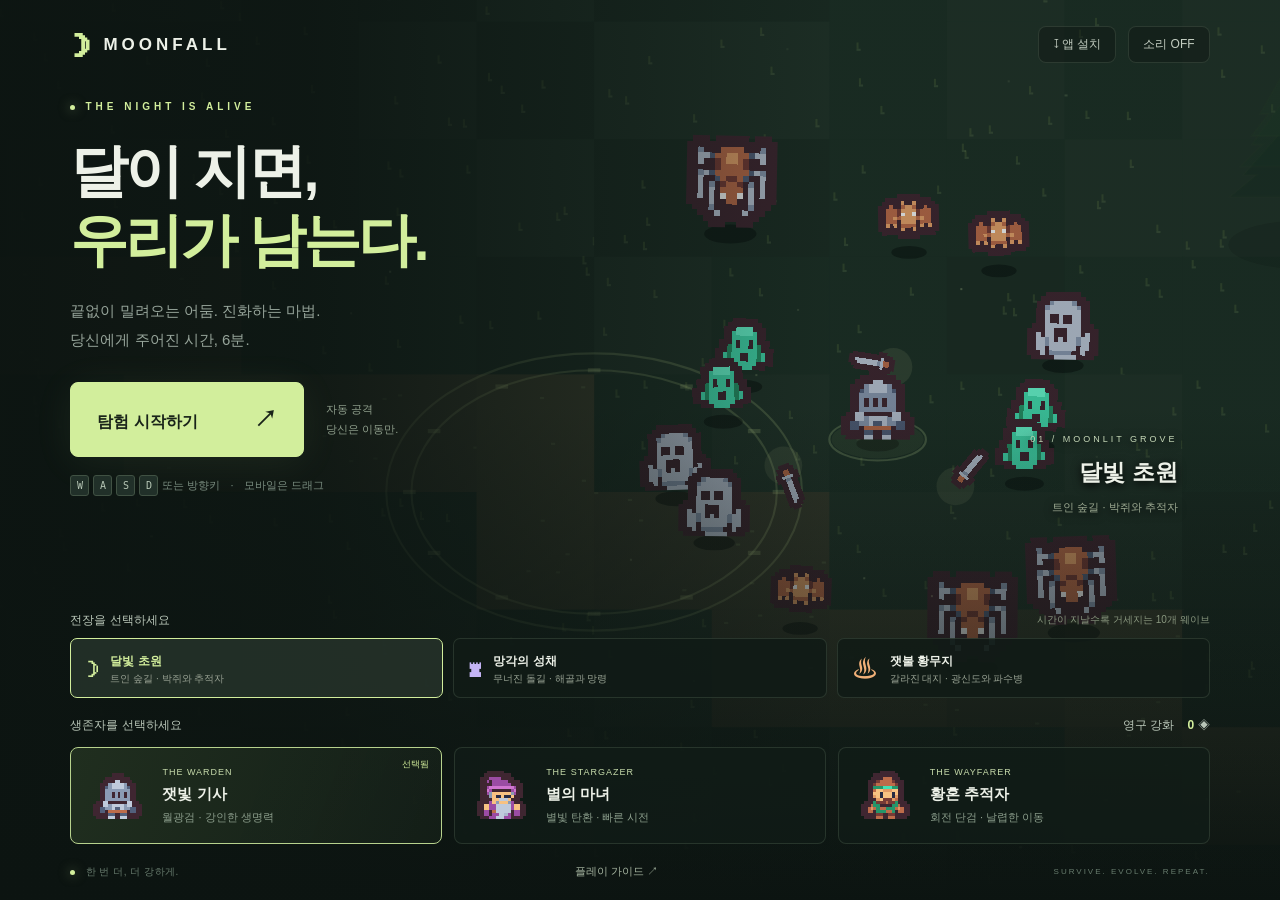
<file: index.html>
<!doctype html>
<html lang="ko"><head><meta charset="utf-8"><meta name="viewport" content="width=device-width,initial-scale=1,viewport-fit=cover"><meta name="theme-color" content="#101914"><meta name="description" content="달이 지기 전까지 살아남아라. 자동 전투와 무기 진화가 있는 무료 서바이벌 게임."><meta name="apple-mobile-web-app-capable" content="yes"><meta name="apple-mobile-web-app-status-bar-style" content="black-translucent"><link rel="manifest" href="./manifest.webmanifest"><link rel="icon" href="./assets/icon-192.png"><link rel="apple-touch-icon" href="./assets/icon-192.png"><link rel="stylesheet" href="./style.css"><title>MOONFALL · 달빛의 생존자</title></head>
<body>
<canvas id="world" aria-label="몬스터가 몰려오는 달빛 숲 전장"></canvas><div class="vignette"></div>
<main id="home" class="screen home">
 <header><a class="brand" href="./" aria-label="Moonfall 처음으로"><span class="sigil">☽</span> MOONFALL</a><div class="header-actions"><button class="quiet" id="install">↧ <span>앱 설치</span></button><button class="quiet sound" aria-label="소리 켜기">소리 OFF</button></div></header>
 <section class="intro"><div class="eyebrow"><i></i> THE NIGHT IS ALIVE</div><h1>달이 지면,<br><em>우리가 남는다.</em></h1><p>끝없이 밀려오는 어둠. 진화하는 마법.<br>당신에게 주어진 시간, 6분.</p><div class="playline"><button id="start" class="primary">숲으로 들어가기 <span>↗</span></button><span class="tag">자동 공격<br>당신은 이동만.</span></div><div class="controls-note"><kbd>W</kbd><kbd>A</kbd><kbd>S</kbd><kbd>D</kbd> 또는 방향키 <span>·</span> 모바일은 드래그</div></section>
 <div class="scene-caption"><span>01 / THE FORGOTTEN GROVE</span><strong>잊힌 자들의 숲</strong><small>달빛이 닿지 않는 곳에서, 사냥이 시작된다.</small></div>
 <section class="bottom-panel"><div class="section-head stage-heading"><span>전장을 선택하세요</span><small>시간이 지날수록 거세지는 10개 웨이브</small></div><div id="stages" class="stages"></div><div class="section-head"><span>생존자를 선택하세요</span><button id="growth" class="text-button">영구 강화 <b id="coins">0</b> ◈</button></div><div id="heroes" class="heroes"></div><footer><span><i></i> 한 번 더, 더 강하게.</span><button id="guide">플레이 가이드 ↗</button><span class="desktop-only">SURVIVE. EVOLVE. REPEAT.</span></footer></section>
</main>
<div id="hud" hidden><div class="xp-track"><div id="xp"></div></div><div class="hud-top"><div class="vitals"><span id="heroName"></span><div class="health-track"><div id="health"></div><small id="healthText"></small></div><span id="level"></span></div><div class="clock"><strong id="timer">00:00</strong><span> / 06:00</span><small id="wave">숲이 깨어납니다</small></div><div class="hud-actions"><span id="kills">0 처치</span><button id="pause" aria-label="일시정지">Ⅱ</button></div></div><div id="boss" hidden><span id="bossName"></span><div><i id="bossHealth"></i></div></div><div class="hud-bottom"><div id="weapons"></div><span id="runCoins">◈ 0</span></div><div class="view-controls" role="group" aria-label="시야 확대 및 축소"><button id="sceneryToggle" aria-pressed="false">나무·기둥 숨기기</button><span>시야 조절</span><div><button id="zoomOut" aria-label="축소: 더 넓게 보기" title="더 넓게 보기">−</button><button id="zoomReset" aria-label="기본 시야로 되돌리기" title="기본 시야로 되돌리기">100%</button><button id="zoomIn" aria-label="확대: 더 크게 보기" title="더 크게 보기">+</button></div></div><div id="joy"><i></i></div><div id="touchHint">화면을 드래그해서 이동하세요</div></div>
<div id="toast" role="status" aria-live="polite"></div>
<div id="modal" class="modal" hidden><section class="dialog" role="dialog" aria-modal="true" aria-labelledby="modalTitle"><div id="modalContent"></div></section></div>
<script src="./engine.js"></script><script src="./effects.js"></script><script src="./game.js"></script>
</body></html>
</file>
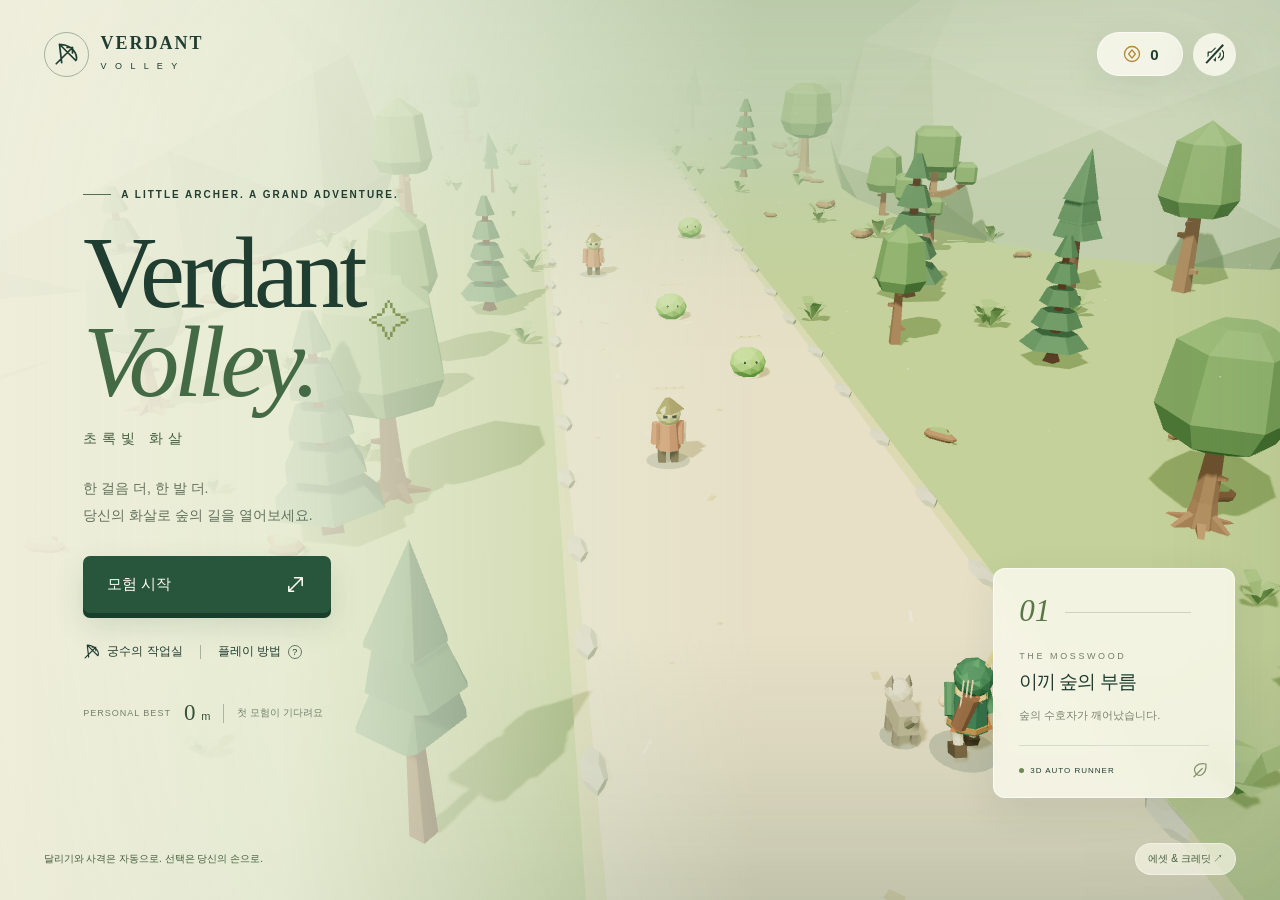
<file: verdant-volley/index.html>
<!doctype html>
<html lang="ko">
<head>
  <meta charset="utf-8"><meta name="viewport" content="width=device-width,initial-scale=1,viewport-fit=cover">
  <meta name="theme-color" content="#244d3b"><meta name="description" content="숲을 달리는 작은 궁수. 자동 사격, 강화 게이트, 동료와 보스전이 있는 무료 오프라인 게임.">
  <title>Verdant Volley · 초록빛 화살</title>
  <link rel="stylesheet" href="style.css">
</head>
<body>
  <div id="world" aria-label="3D 숲길 게임 화면"></div>
  <div class="vignette"></div><div id="damage-flash"></div>
  <svg class="svg-defs" xmlns="http://www.w3.org/2000/svg"><defs>
    <symbol id="i-arrow" viewBox="0 0 24 24"><path d="M5 19 19 5M11 5h8v8M5 14v5h5"/></symbol>
    <symbol id="i-leaf" viewBox="0 0 24 24"><path d="M20 4C8 2 2 9 6 16s15 2 14-12ZM4 21 15 10"/></symbol>
    <symbol id="i-bow" viewBox="0 0 24 24"><path d="M6 3c16 1 17 14 15 15L6 3l2 17L6 3ZM3 21 18 6M13 6h5v5"/></symbol>
    <symbol id="i-coin" viewBox="0 0 24 24"><circle cx="12" cy="12" r="9"/><path d="m12 7 4 5-4 5-4-5Z"/></symbol>
    <symbol id="i-heart" viewBox="0 0 24 24"><path d="M20 5c-3-3-7-1-8 1-2-3-6-4-9 0-4 6 9 14 9 14s12-9 8-15Z"/></symbol>
    <symbol id="i-pause" viewBox="0 0 24 24"><path d="M8 5v14M16 5v14"/></symbol>
    <symbol id="i-sound" viewBox="0 0 24 24"><path d="M4 9h4l5-5v16l-5-5H4ZM17 8c3 2 3 6 0 8M20 5c5 4 5 10 0 14"/></symbol>
    <symbol id="i-star" viewBox="0 0 24 24"><path d="m12 3 3 6 7 1-5 5 1 7-6-3-6 3 1-7-5-5 7-1Z"/></symbol>
    <symbol id="i-sword" viewBox="0 0 24 24"><path d="m9 15 11-12 1 6-9 9M6 12l9 9M3 21l6-6"/></symbol>
    <symbol id="i-paw" viewBox="0 0 24 24"><ellipse cx="6" cy="8" rx="2" ry="3"/><ellipse cx="11" cy="5" rx="2" ry="3"/><ellipse cx="17" cy="7" rx="2" ry="3"/><path d="M5 19c-2-4 4-9 7-8s9 7 6 9-5-2-7-1-4 2-6 0Z"/></symbol>
  </defs></svg>
  <header class="topbar">
    <button class="brand" id="brand-btn" aria-label="메인 화면"><span class="brand-mark"><svg><use href="#i-bow"/></svg></span><span>VERDANT<span class="brand-sub">V O L L E Y</span></span></button>
    <div id="run-progress" class="hidden"><div class="progress-top"><span id="chapter-label">01 · 이끼 숲</span><span><b id="distance">0</b> / <span id="goal-distance">750</span> m</span></div><div class="progress-track"><i id="progress-fill"></i><span>♜</span></div></div>
    <div class="header-actions"><span class="wallet"><svg><use href="#i-coin"/></svg><b id="wallet">0</b></span><button class="icon-button" id="sound-btn" aria-label="소리 켜기" title="소리 켜기"><svg><use href="#i-sound"/></svg><span class="sound-slash"></span></button><button class="icon-button hidden" id="pause-btn" aria-label="일시정지" title="일시정지 (Esc)"><svg><use href="#i-pause"/></svg></button></div>
  </header>
  <main id="home">
    <div class="home-shade"></div>
    <section class="hero-copy">
      <div class="eyebrow"><span></span> A LITTLE ARCHER. A GRAND ADVENTURE.</div>
      <h1>Verdant<br><em>Volley.</em><span class="title-spark">✧</span></h1>
      <p class="korean-title">초록빛 화살</p>
      <p class="intro">한 걸음 더, 한 발 더.<br>당신의 화살로 숲의 길을 열어보세요.</p>
      <button id="start-btn" class="primary"><span>모험 시작</span><svg><use href="#i-arrow"/></svg></button>
      <div class="secondary-actions"><button id="shop-btn"><svg><use href="#i-bow"/></svg> 궁수의 작업실</button><span></span><button id="help-btn">플레이 방법 <span class="help-circle">?</span></button></div>
      <div class="best"><span>PERSONAL BEST</span><strong id="best-distance">0 <small>m</small></strong><i></i><span id="run-count">첫 모험이 기다려요</span></div>
    </section>
    <aside class="chapter-card"><span class="chapter-number">01</span><div class="chapter-rule"></div><p>THE MOSSWOOD</p><h2>이끼 숲의 부름</h2><span class="chapter-description">숲의 수호자가 깨어났습니다.</span><div class="chapter-tags"><span><i></i> 3D AUTO RUNNER</span><svg><use href="#i-leaf"/></svg></div></aside>
    <footer><span>달리기와 사격은 자동으로. 선택은 당신의 손으로.</span><button id="credits-btn">에셋 & 크레딧 ↗</button></footer>
  </main>
  <section id="hud" class="hidden" aria-label="게임 상태">
    <div class="health-card"><span class="health-icon"><svg><use href="#i-heart"/></svg></span><div><div class="health-label"><span>숲의 궁수</span><b id="hp-label">100 / 100</b></div><div class="health-track"><i id="hp-fill"></i></div></div></div>
    <div id="boss-hud" class="hidden"><div><span id="boss-name">고대 숲의 수호자</span><b id="boss-phase">PHASE I</b></div><div class="boss-track"><i id="boss-fill"></i></div></div>
    <div class="run-score"><span>이번 모험</span><strong><svg><use href="#i-coin"/></svg><b id="run-coins">0</b></strong><small><b id="kills">0</b> 처치</small></div>
    <div id="gate-hint" class="hidden"><span>길을 선택하세요</span><div><b id="gate-left"></b><i>또는</i><b id="gate-right"></b></div></div>
    <div class="build-bar"><div class="build-stat"><svg><use href="#i-bow"/></svg><span>공격력</span><b id="stat-damage">12</b></div><div class="build-stat"><svg><use href="#i-arrow"/></svg><span>화살</span><b id="stat-arrows">1</b></div><div class="build-stat"><svg><use href="#i-star"/></svg><span>초당 발사</span><b id="stat-rate">2.4</b></div><div class="build-companions"><svg><use href="#i-paw"/></svg><b id="stat-dogs">0</b><svg><use href="#i-sword"/></svg><b id="stat-swords">0</b></div></div>
    <div id="control-hint"><kbd>A</kbd><kbd>D</kbd><span>또는</span><kbd>←</kbd><kbd>→</kbd><span>좌우 이동 · 화면을 드래그해도 좋아요</span></div>
    <div class="touch-controls"><button id="touch-left" aria-label="왼쪽 이동">←</button><button id="touch-right" aria-label="오른쪽 이동">→</button></div>
  </section>
  <div id="toast" role="status"></div>
  <div id="modal-backdrop" class="hidden"><section id="modal" role="dialog" aria-modal="true" aria-labelledby="modal-title"></section></div>
  <div id="loading"><div class="brand-mark"><svg><use href="#i-leaf"/></svg></div><p>숲으로 가는 길을 찾는 중…</p></div>
  <script src="assets/vendor/three.min.js"></script><script src="assets/kenney-nature.js"></script><script src="game.js"></script><script src="renderer.js"></script><script src="app.js"></script>
</body></html>
</file>
<file: style.css>
@charset "UTF-8";
:root{color-scheme:dark;--lime:#d2ee9c;--muted:#96a49a;--border:#b9d3b224;--ink:#0c1411}*{box-sizing:border-box}body{margin:0;background:var(--ink);color:#edf1e8;font:14px/1.6 'Segoe UI','Malgun Gothic',sans-serif;overflow:hidden}button,a{-webkit-tap-highlight-color:transparent}button{font:inherit;color:inherit;cursor:pointer;border:1px solid var(--border);background:#18241f;border-radius:8px;transition:background .15s,transform .15s}button:hover{background:#2b3b2c}button:active{transform:translateY(1px)}button:focus-visible,a:focus-visible{outline:2px solid var(--lime);outline-offset:4px}button:disabled{opacity:.4;cursor:default}button.primary{background:var(--lime);border-color:var(--lime);color:#192319;font-weight:800;padding:18px 26px;font-size:16px;box-shadow:0 5px 40px #caef9a12}button.primary:hover{background:#e4ffb3}button.primary span{margin-left:52px;font-size:23px}a{color:inherit;text-decoration:none}[hidden]{display:none!important}#world{position:fixed;inset:0;width:100%;height:100%;touch-action:none}.vignette{position:fixed;inset:0;pointer-events:none;background:linear-gradient(90deg,#0c1411f5 2%,#0c1411dc 24%,#0c141133 65%),linear-gradient(0deg,#0c1411 0%,transparent 55%)}.screen{position:relative;z-index:2;height:100dvh;min-height:640px;padding:26px 5.5vw 0;display:flex;flex-direction:column}header{display:flex;align-items:center;justify-content:space-between}.brand{font-size:17px;font-weight:800;letter-spacing:4px;display:flex;gap:11px;align-items:center}.sigil{font-size:36px;color:var(--lime);line-height:1}.header-actions{display:flex;gap:12px}.quiet{background:#10191480;padding:8px 14px;color:#c4cec2;font-size:12px}.intro{margin-top:clamp(34px,6vh,78px);max-width:570px}.eyebrow{font-size:10px;letter-spacing:4px;color:var(--lime);font-weight:700;display:flex;align-items:center;gap:10px}i{display:inline-block}.eyebrow i,footer i{width:5px;height:5px;background:var(--lime);border-radius:100%;box-shadow:0 0 12px #d2ee9c88}h1{font-size:clamp(40px,4.5vw,68px);line-height:1.2;letter-spacing:-3px;font-weight:750;margin:22px 0}h1 em{font-style:normal;color:#d2ee9c}p{color:var(--muted);line-height:1.9}.intro p{font-size:15px}.playline{display:flex;gap:22px;align-items:center;margin-top:28px}.tag{font-size:11px;color:#91a18e;line-height:1.8}.controls-note{font-size:11px;color:#798c7f;margin-top:18px;display:flex;align-items:center;gap:4px}.controls-note span{margin:0 6px}kbd{background:#213029;border:1px solid #405143;border-radius:3px;min-width:19px;height:21px;text-align:center;font:10px/19px monospace;color:#b7c7b6}.scene-caption{position:absolute;right:8%;top:48%;text-align:right;pointer-events:none;display:flex;flex-direction:column;text-shadow:0 2px 10px #000}.scene-caption span{font-size:9px;letter-spacing:3px;color:#c5d7b7}.scene-caption strong{font-size:23px;margin:8px 0}.scene-caption small{font-size:11px;color:#9daa92}.bottom-panel{margin-top:auto;padding-top:30px}.section-head{display:flex;justify-content:space-between;align-items:center;font-size:12px;color:#b9c6b8;margin-bottom:12px}.text-button{border:0;background:none;padding:0;font-size:12px}.text-button b{color:var(--lime);margin-left:10px}.heroes{display:grid;grid-template-columns:repeat(3,1fr);gap:12px}.hero{display:flex;gap:16px;align-items:center;padding:14px 18px;text-align:left;background:#111d18c9;position:relative;min-height:97px}.hero.active{border-color:#b7d28d;background:linear-gradient(110deg,#283925b8,#162119c9)}.hero.active:after{content:'선택됨';color:var(--lime);font-size:9px;position:absolute;right:12px;top:9px}.hero canvas{width:57px;height:57px;image-rendering:pixelated}.hero strong{font-size:15px}.hero small{display:block;font-size:11px;color:#8c9e8c;margin-top:3px}.hero .hero-class{font-size:9px;color:#c7dbab;letter-spacing:1px;margin-bottom:2px}footer{display:flex;justify-content:space-between;align-items:center;padding:19px 0;color:#687c6e;font-size:10px;letter-spacing:.5px}footer i{margin-right:7px}footer button{border:none;background:none;color:#a4b39f;font-size:11px;padding:0}.desktop-only{font-size:8px;letter-spacing:2px}#hud{position:fixed;inset:0;pointer-events:none;padding:env(safe-area-inset-top) 0 env(safe-area-inset-bottom);z-index:3}#hud button{pointer-events:auto}.xp-track{height:5px;background:#132b28}.xp-track div{height:100%;background:#91d7d6;box-shadow:0 0 15px #82e3e0;width:0;transition:width .2s}.hud-top{display:flex;justify-content:space-between;align-items:flex-start;padding:22px 28px;background:linear-gradient(#08110ee8,transparent);gap:15px}.vitals{width:200px;font-size:12px;font-weight:700}.health-track{position:relative;height:15px;background:#281c24;border:1px solid #b8bd9c44;margin:5px 0;border-radius:3px;overflow:hidden}.health-track div{height:100%;background:#b0d58d;width:100%}.health-track small{position:absolute;inset:-2px;text-align:center;color:#f3ffe7;text-shadow:1px 1px 2px #000;font-size:10px}#level{color:#b5c5a6;font-size:10px}.clock{text-align:center}.clock strong{font:30px/1.2 Georgia,serif;letter-spacing:3px}.clock>span{color:#7f927d;font-size:12px}.clock small{display:block;color:#acc19b;font-size:10px;margin-top:7px}.hud-actions{display:flex;gap:20px;align-items:center;font-size:12px;color:#dce7ce}.hud-actions button{width:38px;height:38px;font-weight:700;background:#17251bcc}.hud-bottom{position:absolute;bottom:max(22px,env(safe-area-inset-bottom));left:28px;right:28px;display:flex;justify-content:space-between;align-items:center}#weapons{display:flex;gap:7px}.weapon-slot{width:46px;height:49px;border:1px solid #adc49555;border-radius:5px;background:#10231be6;text-align:center;color:var(--lime);font-size:23px;line-height:29px}.weapon-slot small{display:block;font-size:8px;line-height:13px;color:#d2dac6}#runCoins{color:#d7c68c;font-size:13px}.modal{position:fixed;inset:0;z-index:10;background:#050c0ad9;backdrop-filter:blur(8px);display:flex;align-items:center;justify-content:center;padding:24px}.dialog{max-width:850px;width:100%;max-height:90dvh;overflow:auto;background:linear-gradient(135deg,#1c2b22,#111b16);border:1px solid #7a92634d;border-radius:16px;padding:36px;box-shadow:0 30px 100px #0008}.dialog h2{font-size:30px;letter-spacing:-1px;margin:8px 0}.dialog .eyebrow{font-size:9px;letter-spacing:2px}.dialog p{font-size:13px}.dialog .actions{display:flex;gap:12px;justify-content:center;margin-top:25px}.dialog .actions button{padding:12px 24px}.dialog .actions .primary{font-size:14px}.cards{display:grid;grid-template-columns:repeat(3,1fr);gap:14px;margin-top:25px}.upgrade{text-align:left;padding:24px 18px;min-height:205px;background:#22322580;position:relative}.upgrade:hover{border-color:var(--lime);background:#2d442c}.upgrade .glyph{font-size:38px;color:var(--lime);display:block;margin-bottom:14px}.upgrade strong{display:block;font-size:16px}.upgrade small{display:block;color:#adc099;font-size:10px}.upgrade p{margin-bottom:0;font-size:12px}.upgrade .badge{position:absolute;top:16px;right:14px;font-size:9px;color:#dcc789}.result{text-align:center}.stats{display:flex;gap:25px;justify-content:center;margin:25px 0}.stats div{color:#94a78d;font-size:11px}.stats strong{display:block;font-size:29px;color:#e2ebd6;font-weight:500}.shop-row{display:flex;align-items:center;justify-content:space-between;border-top:1px solid var(--border);padding:16px 0;gap:20px}.shop-row p{margin:0;font-size:11px}.shop-row button{padding:9px 18px;min-width:100px}.shop-row strong{font-size:14px}#toast{position:fixed;left:50%;top:22%;transform:translate(-50%,-10px);opacity:0;background:#15241be8;border:1px solid #b5ce8c66;padding:12px 24px;border-radius:8px;color:#e2f0c9;z-index:20;transition:opacity .2s,transform .2s;text-align:center;pointer-events:none;max-width:85%;font-size:13px}#toast.show{opacity:1;transform:translate(-50%,0)}#boss{position:absolute;top:116px;left:50%;transform:translateX(-50%);width:280px;text-align:center;font-size:10px;color:#edb5b1}#boss>div{height:6px;background:#2e1820;border-radius:5px;margin-top:5px}#bossHealth{display:block;height:100%;background:#d47a87;border-radius:5px}#joy{display:none;position:absolute;width:110px;height:110px;border-radius:50%;border:1px solid #deffc46b;background:#c7efa51a;transform:translate(-50%,-50%)}#joy i{width:44px;height:44px;border-radius:50%;background:#e1ffc440;position:absolute;left:33px;top:33px;border:1px solid #edffcf66}#touchHint{display:none;position:absolute;bottom:110px;left:0;right:0;text-align:center;color:#c9dcb09c;font-size:11px}body.playing .vignette{background:radial-gradient(ellipse,transparent 40%,#05100999 100%)}
@media(pointer:coarse){#touchHint{display:block}}@media(max-width:700px){.screen{padding:18px 22px 0;min-height:0}.brand{font-size:12px;letter-spacing:3px}.sigil{font-size:30px}.header-actions{gap:7px}.quiet{padding:7px 10px;font-size:10px}.intro{margin-top:5vh}.eyebrow{font-size:8px;letter-spacing:2px}h1{font-size:44px;letter-spacing:-2px;margin:16px 0}.intro p{font-size:12px}.playline{margin-top:20px;gap:14px}button.primary{font-size:14px;padding:14px 19px}button.primary span{margin-left:24px}.controls-note{font-size:9px;flex-wrap:wrap}.tag{font-size:9px}.scene-caption{display:none}.heroes{gap:7px}.hero{flex-direction:column;align-items:flex-start;gap:3px;padding:10px;min-height:143px}.hero canvas{width:44px;height:44px}.hero strong{font-size:12px}.hero small{font-size:9px}.hero .hero-class{font-size:8px}.hero.active:after{font-size:7px;right:7px;top:7px}.bottom-panel{padding-top:20px}.section-head{font-size:11px}.desktop-only{display:none}footer{padding:15px 0;font-size:9px}.vignette{background:linear-gradient(90deg,#0c1411eb,#0c141145),linear-gradient(0deg,#0c1411 8%,transparent 80%)}.hud-top{padding:16px 14px;gap:10px}.vitals{width:115px;font-size:10px}.clock strong{font-size:23px}.clock>span{font-size:9px}.hud-actions{gap:10px;font-size:10px}.hud-actions button{width:32px;height:32px}.hud-bottom{left:14px;right:14px}.weapon-slot{width:36px;height:43px;font-size:20px}.dialog{padding:23px;border-radius:12px}.dialog h2{font-size:25px}.cards{grid-template-columns:1fr;gap:9px;margin-top:18px}.upgrade{min-height:90px;padding:13px 14px 13px 66px}.upgrade .glyph{position:absolute;left:18px;top:15px;font-size:28px}.upgrade strong{font-size:14px}.upgrade p{font-size:11px;margin:4px 0}.upgrade small{font-size:9px}.modal{padding:16px}.stats{gap:22px}.stats strong{font-size:23px}#boss{top:100px;width:220px}}@media(max-height:700px) and (min-width:701px){.intro{margin-top:20px}h1{font-size:46px}.intro p{margin:12px 0}.playline{margin-top:16px}.bottom-panel{padding-top:15px}.hero{min-height:80px;padding:9px 14px}.hero canvas{width:44px;height:44px}footer{padding:12px 0}}@media(max-height:720px) and (max-width:700px){.intro{margin-top:22px}h1{font-size:34px}.intro p{margin:8px 0}.hero{min-height:120px}.hero canvas{width:32px;height:32px}.controls-note{margin-top:10px}.bottom-panel{padding-top:12px}footer{padding:10px 0}}@media(prefers-reduced-motion:reduce){*{transition:none!important}}

.clock,.hud-actions{white-space:nowrap}.vitals{flex-shrink:0}.clock{min-width:0}.hud-actions{flex-shrink:0}
@media(max-width:360px){.hud-top{gap:7px;padding:14px 10px}.vitals{width:96px}.clock strong{font-size:20px;letter-spacing:1px}.clock>span{font-size:8px}.clock small{font-size:8px}.hud-actions{gap:6px;font-size:9px}.hud-actions button{width:28px;height:30px}}
@media(max-height:520px){.screen{height:100dvh;min-height:0;overflow-y:auto;padding-bottom:8px}header,.intro,.bottom-panel{flex-shrink:0}.intro{margin-top:24px}.bottom-panel{margin-top:28px}.scene-caption{display:none}.dialog{max-height:90dvh}.hud-top{padding-top:10px}.hud-bottom{bottom:10px}}

.view-controls{position:absolute;right:max(14px,env(safe-area-inset-right));bottom:calc(90px + env(safe-area-inset-bottom));text-align:center;pointer-events:auto;touch-action:manipulation;user-select:none;-webkit-user-select:none}
.view-controls>span{display:block;color:#b8c9ac;font-size:10px;letter-spacing:1px;margin-bottom:5px;text-shadow:0 1px 3px #000}
.view-controls>div{display:flex;align-items:center;gap:3px;background:#101c16ed;padding:4px;border:1px solid #adc49555;border-radius:10px;box-shadow:0 3px 12px #0003}
.view-controls button{height:44px;min-width:44px;padding:0;border:0;background:transparent;font-size:25px;color:var(--lime);border-radius:6px}
.view-controls button:hover{background:#30442a}.view-controls button:disabled{opacity:.25}
.view-controls #zoomReset{min-width:52px;font-size:12px;font-variant-numeric:tabular-nums;color:#dce9ce}
@media(max-height:520px){.view-controls{bottom:calc(70px + env(safe-area-inset-bottom))}.view-controls>span{display:none}}

.home{overflow-y:auto}header,.intro,.bottom-panel{flex-shrink:0}.stage-heading{margin-bottom:8px}.stage-heading small{font-size:10px;color:#89977f}.stages{display:grid;grid-template-columns:repeat(3,1fr);gap:10px;margin-bottom:18px}.stage-option{display:flex;align-items:center;text-align:left;gap:12px;padding:10px 14px;background:#111b17dd;border-radius:7px}.stage-option>span{font-size:26px;color:var(--stage-accent);line-height:1}.stage-option strong{font-size:12px}.stage-option small{display:block;font-size:10px;color:#98a293}.stage-option.active{border-color:var(--stage-accent);background:#26332bda}.stage-option.active strong{color:var(--stage-accent)}.view-controls #sceneryToggle{height:34px;font-size:10px;padding:0 9px;margin-bottom:5px;background:#101c16dd;border:1px solid #adc49544;color:#bdcbb4}.view-controls #sceneryToggle[aria-pressed=true]{color:var(--lime);border-color:var(--lime)}.clock small{max-width:260px;overflow:hidden;text-overflow:ellipsis}.intro{margin-top:clamp(22px,4vh,50px)}
@media(max-width:700px){.stages{gap:6px;margin-bottom:13px}.stage-option{padding:9px 7px;gap:5px;min-height:52px}.stage-option>span{font-size:19px}.stage-option strong{font-size:10px}.stage-option small{display:none}.stage-heading small{font-size:8px}.clock small{max-width:125px;font-size:8px}.view-controls #sceneryToggle{height:44px}.intro{margin-top:22px}.bottom-panel{margin-top:auto}}
@media(max-height:720px){.intro h1{font-size:36px}.intro{margin-top:18px}.bottom-panel{padding-top:20px}.home{min-height:0}.stage-heading small{display:none}}

.stage-option strong,.hero strong{word-break:keep-all}
</file>
<file: verdant-volley/style.css>
@charset "UTF-8";
:root{--ink:#203d31;--muted:#657567;--paper:#f7f5e9;--green:#285b40;--gold:#dca74b;--line:#d9dfcf;--shadow:0 12px 40px #18372518;font-family:"Segoe UI","Malgun Gothic",Arial,sans-serif;color:var(--ink)}*{box-sizing:border-box}body{margin:0;overflow:hidden;background:#b8cead}button{font:inherit;color:inherit;cursor:pointer}button:disabled{cursor:default;opacity:.45}button:focus-visible{outline:3px solid #e6a934;outline-offset:5px}button,span,a{-webkit-tap-highlight-color:transparent}button{border:0}svg{width:24px;height:24px;fill:none;stroke:currentColor;stroke-width:1.6;stroke-linecap:round;stroke-linejoin:round}.svg-defs{position:absolute;width:0;height:0}.hidden{display:none!important}#world{position:fixed;inset:0;touch-action:none}#world canvas{display:block;width:100%;height:100%}.vignette{position:fixed;inset:0;pointer-events:none;box-shadow:inset 0 0 140px #294c2c20;background:linear-gradient(180deg,#e6edd129,transparent 25%,transparent 70%,#0d342820)}.topbar{position:fixed;top:0;left:0;right:0;height:108px;padding:29px 3.4%;display:flex;align-items:center;justify-content:space-between;z-index:10;pointer-events:none}.topbar>*{pointer-events:auto}.brand{display:flex;gap:12px;align-items:center;background:transparent;padding:0;text-align:left;font:700 18px/1 Georgia,serif;letter-spacing:2px}.brand-mark{width:45px;height:45px;border:1px solid #38584066;border-radius:50%;display:grid;place-items:center}.brand-mark svg{width:26px;height:26px}.brand-sub{display:block;font:9px/1.6 "Segoe UI",sans-serif;letter-spacing:3px;margin-top:7px}.header-actions{display:flex;align-items:center;gap:10px}.wallet{display:flex;align-items:center;gap:8px;background:#f9f8eddd;border:1px solid #ffffff8c;border-radius:25px;padding:11px 17px;min-width:86px;justify-content:center;box-shadow:var(--shadow);font-size:15px}.wallet svg{color:#b38a37;width:20px;height:20px}.icon-button{position:relative;width:43px;height:43px;display:grid;place-items:center;border-radius:50%;background:#f9f8eddd;box-shadow:var(--shadow)}.icon-button svg{width:19px;height:19px}.icon-button:hover{background:white}.sound-slash{position:absolute;width:25px;height:1.5px;transform:rotate(-47deg);background:var(--ink);box-shadow:0 0 0 2px var(--paper)}.sound-on .sound-slash{display:none}#home{position:fixed;inset:0;pointer-events:none}.home-shade{position:absolute;inset:0;background:linear-gradient(90deg,#f1f0dfef 0%,#edf0dcdf 22%,#e8edda90 38%,transparent 59%)}.hero-copy{position:absolute;left:6.5%;top:21%;pointer-events:auto;width:470px}.eyebrow{font-size:10px;font-weight:700;letter-spacing:2px;display:flex;align-items:center;gap:10px}.eyebrow>span{height:1px;width:28px;background:#53704d}h1{font:400 clamp(64px,7.9vw,113px)/.88 Georgia,"Times New Roman",serif;letter-spacing:-5px;margin:29px 0 15px;position:relative;width:max-content}h1 em{font-weight:400;color:#436a44}h1 .title-spark{font:42px Georgia;position:absolute;top:70px;right:-43px;color:#849856}.korean-title{font-size:14px;letter-spacing:5px;margin:23px 0 27px;color:#42603e}.intro{font-size:14px;line-height:1.9;color:#61715e;margin:0 0 28px}.primary{display:flex;align-items:center;justify-content:space-between;gap:24px;min-height:57px;background:#28563c;color:#fffef3;padding:16px 24px;border-radius:7px;font-size:15px;box-shadow:0 5px 0 #193f2c,0 12px 30px #1e4c3224;transition:transform .15s,background .15s;min-width:248px}.primary:hover{background:#346a4b;transform:translateY(-2px)}.primary:active{transform:translateY(2px)}.primary svg{width:23px;height:23px}.secondary-actions{display:flex;align-items:center;gap:17px;margin-top:26px;font-size:12px}.secondary-actions>span{width:1px;height:14px;background:#a4b29b}.secondary-actions button{background:none;padding:4px 0;display:flex;gap:7px;align-items:center}.secondary-actions svg{width:17px;height:17px}.secondary-actions button:hover{text-decoration:underline}.help-circle{font-size:9px;border:1px solid #657567;border-radius:50%;width:14px;height:14px;display:inline-grid;place-items:center}.best{display:flex;align-items:center;gap:13px;margin-top:36px;font-size:10px;color:#73806b}.best>span:first-child{letter-spacing:1px;font-size:9px}.best strong{font:23px Georgia;color:#39513a}.best small{font:11px sans-serif}.best i{height:19px;width:1px;background:#a9b7a0}.chapter-card{position:absolute;right:3.5%;bottom:102px;width:242px;background:#f7f7e7e8;border:1px solid #fff9;padding:24px 25px 18px;border-radius:12px;box-shadow:var(--shadow);backdrop-filter:blur(8px)}.chapter-number{font:italic 31px Georgia;color:#587646}.chapter-rule{display:inline-block;width:126px;height:1px;background:#ccd5bc;margin:0 0 8px 15px}.chapter-card p{font-size:9px;letter-spacing:2.6px;margin:22px 0 8px;color:#708065}.chapter-card h2{font-size:19px;font-weight:500;letter-spacing:-1px;margin:0 0 10px}.chapter-description{font-size:11px;color:#7a836d}.chapter-tags{border-top:1px solid #d5ddc8;margin-top:22px;padding-top:15px;display:flex;align-items:center;justify-content:space-between}.chapter-tags span{font-size:8px;letter-spacing:1px;display:flex;gap:6px;align-items:center}.chapter-tags i{width:5px;height:5px;background:#6d8954;border-radius:50%}.chapter-tags svg{width:18px;height:18px;color:#83916b}footer{position:absolute;bottom:25px;left:3.4%;right:3.4%;display:flex;align-items:center;justify-content:space-between;font-size:10px;color:#425e38}footer button{font-size:10px;padding:8px 12px;border:1px solid #fff6;border-radius:20px;background:#f6f7e6b0;pointer-events:auto}#run-progress{position:absolute;left:50%;transform:translateX(-50%);width:min(350px,30vw);background:#f7f7e9e8;padding:13px 18px;border-radius:10px;box-shadow:var(--shadow)}.progress-top{font-size:10px;display:flex;justify-content:space-between;gap:15px}.progress-top b{font-weight:600}.progress-track{height:4px;border-radius:4px;background:#d7dfcb;margin-top:10px;position:relative}.progress-track i{height:100%;display:block;background:#64874b;border-radius:4px;width:0;transition:width .2s}.progress-track>span{font-size:17px;position:absolute;right:-4px;top:-10px;color:#577243}#hud{position:fixed;inset:0;pointer-events:none}.health-card{position:absolute;top:122px;left:3.5%;width:230px;display:flex;align-items:center;gap:12px;padding:13px;background:#f8f8ebe8;border-radius:10px;box-shadow:var(--shadow)}.health-icon{width:34px;height:34px;display:grid;place-items:center;border-radius:50%;background:#e5ebda;color:#54794e}.health-icon svg{width:20px;height:20px;fill:#729960;stroke-width:1px}.health-card>div{flex:1}.health-label{display:flex;align-items:center;justify-content:space-between;font-size:10px;margin-bottom:8px}.health-label b{font-size:9px;font-weight:400;color:#708164}.health-track,.boss-track{height:5px;border-radius:10px;background:#d5decb;overflow:hidden}.health-track i,.boss-track i{display:block;height:100%;width:100%;background:#71945a;border-radius:10px;transition:width .2s}.run-score{position:absolute;top:125px;right:3.7%;text-align:right;background:#f7f7e9d9;padding:12px 16px;border-radius:10px;box-shadow:var(--shadow)}.run-score>span{font-size:10px;color:#6b7d5a;display:block}.run-score strong{display:flex;align-items:center;justify-content:flex-end;gap:7px;font:29px Georgia;margin:6px 0}.run-score strong svg{width:20px;color:#a77f31}.run-score small{font-size:10px;color:#6b7d5a}.build-bar{position:absolute;bottom:62px;left:50%;transform:translateX(-50%);display:flex;gap:0;background:#f8f7ecef;border:1px solid #fff9;border-radius:11px;box-shadow:var(--shadow);padding:13px 8px;white-space:nowrap}.build-stat{display:flex;align-items:center;gap:9px;padding:0 18px;border-right:1px solid #dce1d1}.build-stat svg{width:20px;height:20px;color:#69875c}.build-stat span{font-size:10px;color:#7c866f}.build-stat b{font-size:16px;font-weight:500}.build-companions{display:flex;gap:10px;align-items:center;padding:0 16px}.build-companions svg{width:20px;height:20px;color:#7c8d68}.build-companions b{font:14px Georgia}.build-companions svg:nth-of-type(2){margin-left:6px}#control-hint{position:absolute;bottom:23px;left:0;right:0;display:flex;gap:6px;justify-content:center;align-items:center;font-size:10px;color:#f2f4de;text-shadow:0 1px 3px #244a23}kbd{font:10px "Segoe UI";min-width:21px;height:21px;background:#eff2e3cf;color:#53664c;border:1px solid #fff8;border-bottom:2px solid #a6b893;border-radius:4px;display:inline-grid;place-items:center;text-shadow:none}#control-hint>span{margin:0 5px}#gate-hint{position:absolute;top:22%;left:50%;transform:translateX(-50%);text-align:center;text-shadow:0 2px 8px #224c2b;color:#fffdec}#gate-hint>span{font-size:11px;letter-spacing:3px}#gate-hint>div{display:flex;align-items:center;gap:20px;margin-top:13px}#gate-hint b{font-size:17px;font-weight:500}#gate-hint i{font-style:normal;font-size:10px;opacity:.7}#boss-hud{position:absolute;top:117px;left:50%;transform:translateX(-50%);width:min(420px,40vw);padding:15px 20px;border-radius:9px;background:#443f39e8;color:#faf3df}#boss-hud>div:first-child{display:flex;justify-content:space-between;font-size:12px;margin-bottom:10px}#boss-hud b{font-size:9px;font-weight:400;color:#d6b683;letter-spacing:1.5px}.boss-track{background:#77735d}.boss-track i{background:#d1a05a}.touch-controls{display:none}#toast{position:fixed;z-index:30;top:22%;left:50%;transform:translate(-50%,-12px);background:#f9f6e8;color:#36523e;border-radius:30px;padding:13px 26px;box-shadow:0 7px 30px #1e412c26;font-size:13px;opacity:0;transition:opacity .2s,transform .2s;pointer-events:none;white-space:nowrap}#toast.visible{opacity:1;transform:translate(-50%,0)}#modal-backdrop{position:fixed;inset:0;background:#17372570;backdrop-filter:blur(9px);z-index:40;display:grid;place-items:center;padding:24px}#modal{max-height:90vh;overflow:auto;width:min(560px,100%);background:#f7f5e9;border:1px solid #fff9;box-shadow:0 25px 120px #102f3350;border-radius:18px;padding:36px;position:relative}.modal-eyebrow{font-size:9px;letter-spacing:2.5px;color:#7c8c6c;text-transform:uppercase;margin:3px 0 12px}#modal h2{font-size:26px;font-weight:500;letter-spacing:-1px;margin:0 0 14px}#modal .description{font-size:13px;line-height:1.8;color:#7a826f;margin:0 0 23px}.modal-close{position:absolute;right:21px;top:18px;background:transparent;font-size:26px;font-weight:300;color:#718063;padding:4px 8px}.modal-buttons{display:flex;gap:12px;margin-top:25px}.modal-buttons button{flex:1;min-width:0}.secondary{padding:15px 22px;background:#e5e9d9;border:1px solid #d6dfc9;border-radius:7px;font-size:13px}.secondary:hover{background:#dbe4cb}.help-row{display:flex;align-items:flex-start;gap:16px;border-top:1px solid #dce2d0;padding:19px 0}.help-row .help-visual{width:63px;flex-shrink:0;display:flex;gap:4px;color:#5e7b49;justify-content:center;padding-top:4px}.help-row strong{font-size:13px;font-weight:600}.help-row p{font-size:12px;color:#78856c;line-height:1.7;margin:5px 0 0}.shop-row{border:1px solid #dce3ce;border-radius:10px;display:flex;align-items:center;padding:16px 13px;gap:13px;margin:10px 0;background:#fbfaef}.shop-icon{background:#e6ecd9;width:45px;height:45px;border-radius:10px;display:grid;place-items:center}.shop-copy{flex:1}.shop-copy strong{display:block;font-size:14px;font-weight:600}.shop-copy p{margin:5px 0;font-size:11px;color:#7a876c}.shop-copy small{font-size:9px;letter-spacing:1px;color:#698252}.shop-row button{min-width:82px;padding:11px;background:#dfe9ce;border:1px solid #d2ddbd;border-radius:7px;font-size:12px;display:flex;justify-content:center;gap:5px;align-items:center}.shop-row button svg{width:15px;height:15px;color:#aa8735}.modal-wallet{position:absolute;right:34px;top:66px;font:18px Georgia;color:#9c7e37}.result-emblem{font-size:50px;text-align:center;line-height:1;margin:8px 0 25px;color:#719058}.result{text-align:center}.result .description{max-width:320px;margin-left:auto!important;margin-right:auto!important}.result-stats{display:flex;justify-content:center;gap:38px;padding:23px 0;border-top:1px solid #dce2ce;border-bottom:1px solid #dce2ce}.result-stats span{font-size:10px;color:#8a917f;display:block;margin-bottom:10px}.result-stats b{font:30px Georgia}.result-stats small{font-size:12px}.credits{font-size:12px;line-height:1.9;color:#6e7c62}.credits a{color:#355f42;text-underline-offset:3px}.credits strong{color:#425d39}.choice-cards{display:flex;gap:10px;margin-top:25px}.choice-card{flex:1;display:flex;align-items:center;flex-direction:column;background:#e9eedb;border:1px solid #cfdcc0;padding:20px 10px;border-radius:9px;min-height:150px}.choice-card svg{width:30px;height:30px;margin-bottom:14px}.choice-card strong{font-size:14px}.choice-card small{margin-top:10px;font-size:10px;line-height:1.6;color:#778368}#damage-flash{position:fixed;inset:0;pointer-events:none;box-shadow:inset 0 0 160px #b9563c;opacity:0;z-index:12;transition:opacity .18s}#loading{position:fixed;inset:0;background:#ecf0dc;z-index:60;display:flex;flex-direction:column;align-items:center;justify-content:center}#loading .brand-mark{animation:pulse 1s infinite alternate}#loading p{font-size:13px;color:#6d7d5f;margin-top:22px}@keyframes pulse{to{opacity:.35;transform:scale(.92)}}
@media(min-width:1700px){.hero-copy{top:24%;left:8%}.chapter-card{right:6%;bottom:13%}}@media(max-height:780px) and (min-width:701px){.hero-copy{top:19%}h1{font-size:83px;margin-top:20px}.korean-title{margin:17px 0 18px}.intro{margin-bottom:21px}.best{margin-top:28px}.chapter-card{bottom:80px}.secondary-actions{margin-top:22px}}@media(max-height:650px) and (min-width:701px){h1{font-size:64px}.hero-copy{top:19%}.intro{font-size:12px}.korean-title{margin:15px 0}.best{display:none}.chapter-card{transform:scale(.86);transform-origin:bottom right}.topbar{height:85px}.health-card{top:98px}.build-bar{bottom:45px}#control-hint{bottom:12px}}
@media(max-width:700px){.topbar{height:86px;padding:20px}.brand{font-size:14px;gap:8px}.brand-mark{width:38px;height:38px}.brand-sub{font-size:8px;letter-spacing:2px}.wallet{padding:10px 12px;min-width:68px;font-size:12px}.header-actions{gap:7px}.icon-button{width:36px;height:36px}.hero-copy{left:8%;top:19%;width:84%}.home-shade{background:linear-gradient(90deg,#edf0dfed,#edf0dca8 55%,#edf0dc10)}h1{font-size:80px;margin-top:24px}.eyebrow{font-size:8px;letter-spacing:1.3px}.korean-title{font-size:12px;margin:20px 0}.intro{font-size:12px}.primary{min-width:230px;max-width:290px}.secondary-actions{font-size:11px}.best{font-size:9px;gap:10px}.chapter-card{display:none}footer{left:8%;right:8%;bottom:20px}footer>span{font-size:9px;max-width:180px;line-height:1.7}footer button{font-size:9px}#run-progress{top:91px;width:calc(100% - 40px);padding:10px 15px}.progress-top{font-size:9px}.health-card{top:157px;left:20px;width:180px;padding:10px}.run-score{top:157px;right:20px;padding:10px;font-size:10px}.run-score strong{font-size:22px}.build-bar{bottom:35px;padding:12px 2px;border-radius:10px}.build-stat{padding:0 10px;gap:5px}.build-stat span{display:none}.build-stat b{font-size:14px}.build-stat svg{width:17px}.build-companions{gap:7px;padding:0 10px}.build-companions svg{width:17px}#control-hint{display:none}.touch-controls{display:flex;position:absolute;bottom:100px;left:25px;right:25px;justify-content:space-between;pointer-events:none}.touch-controls button{pointer-events:auto;background:#f6f7e3b0;border:1px solid #fff8;border-radius:50%;width:56px;height:56px;font-size:24px;touch-action:none}#gate-hint{top:36%;width:95%}#gate-hint b{font-size:14px}#gate-hint>span{font-size:10px}#boss-hud{top:228px;width:calc(100% - 40px);padding:12px}#toast{top:31%;font-size:11px;padding:12px 20px;max-width:94vw;white-space:normal;text-align:center}#modal{padding:29px 23px;max-height:88vh}#modal h2{font-size:24px}.modal-buttons{flex-direction:column}.modal-buttons .primary{max-width:none}.modal-wallet{right:25px;top:59px}.shop-row{gap:9px;padding:13px 10px}.shop-icon{width:36px;height:36px}.shop-copy strong{font-size:12px}.shop-copy p{font-size:10px}.shop-row button{min-width:66px;font-size:11px}.choice-cards{flex-direction:column}.choice-card{min-height:85px;flex-direction:row;gap:12px}.choice-card svg{margin:0}.choice-card small{margin:0}.result-stats{gap:27px}.result-stats b{font-size:26px}}@media(prefers-reduced-motion:reduce){*{scroll-behavior:auto!important}button,.primary,#toast{transition:none}}
</file>
